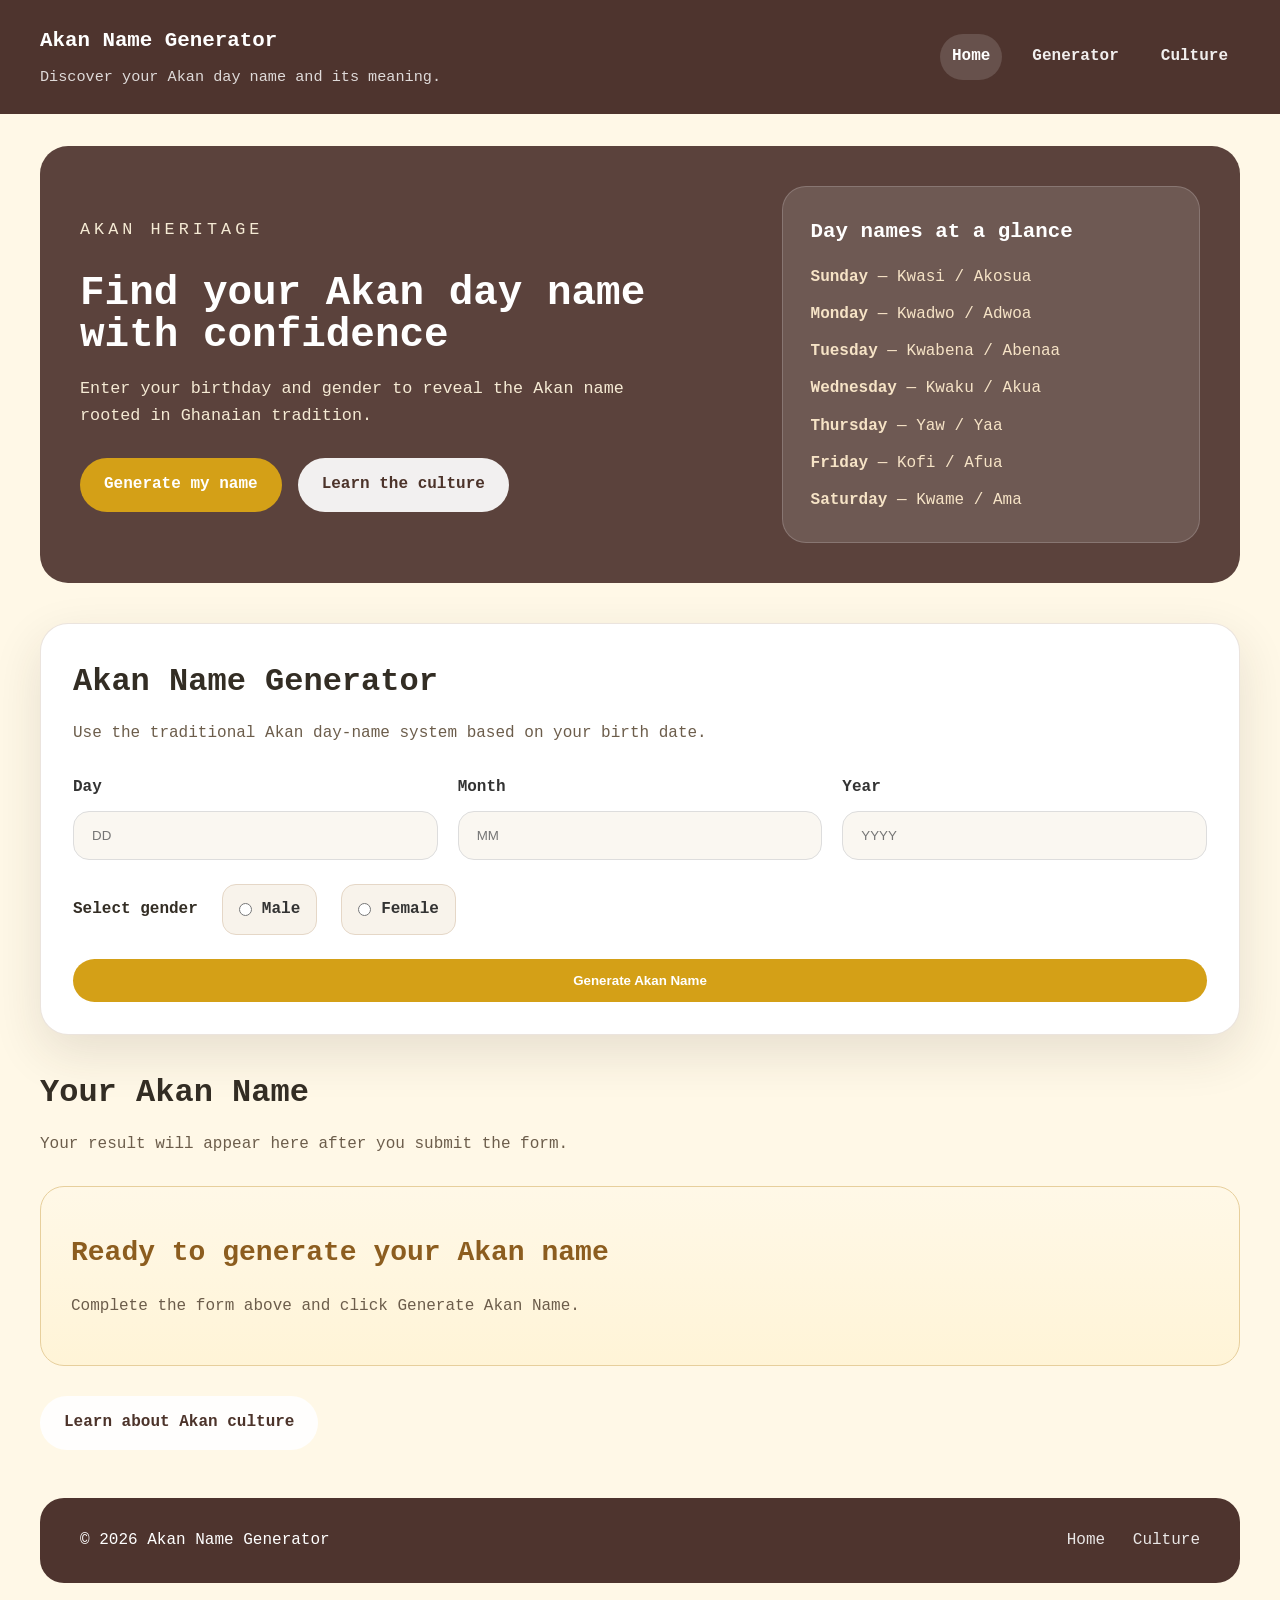
<file: index.html>
<!DOCTYPE html>
<html lang="en">

<head>
  <meta charset="UTF-8">
  <meta name="viewport" content="width=device-width, initial-scale=1.0">
  <link href="style.css" rel="stylesheet">
  <title>Akan Name Geneerator</title>
</head>

<body>
  <header class="website-header">
    <div class="brand">
      <a href="index.html" class="brand-title">Akan Name Generator</a>
      <p class="brand-tagline">Discover your Akan day name and its meaning.</p>
    </div>
    <nav class="main-nav" aria-label="Primary navigation">
      <a href="index.html" class="active">Home</a>
      <a href="#name-generator">Generator</a>
      <a href="culture.html">Culture</a>
    </nav>
  </header>

  <main>
    <section id="hero-section" class="hero-section">
      <div class="hero-copy">
        <p class="eyebrow">Akan heritage</p>
        <h1>Find your Akan day name with confidence</h1>
        <p>Enter your birthday and gender to reveal the Akan name rooted in Ghanaian tradition.</p>
        <div class="hero-actions">
          <a href="#name-generator" class="primary-btn">Generate my name</a>
          <a href="culture.html" class="secondary-btn">Learn the culture</a>
        </div>
      </div>
      <div class="hero-cards">
        <article class="info-card">
          <h2>Day names at a glance</h2>
          <ul>
            <li><strong>Sunday</strong> — Kwasi / Akosua</li>
            <li><strong>Monday</strong> — Kwadwo / Adwoa</li>
            <li><strong>Tuesday</strong> — Kwabena / Abenaa</li>
            <li><strong>Wednesday</strong> — Kwaku / Akua</li>
            <li><strong>Thursday</strong> — Yaw / Yaa</li>
            <li><strong>Friday</strong> — Kofi / Afua</li>
            <li><strong>Saturday</strong> — Kwame / Ama</li>
          </ul>
        </article>
      </div>
    </section>

    <section id="name-generator" class="section-card form-section">
      <div class="section-header">
        <h2>Akan Name Generator</h2>
        <p class="section-intro">Use the traditional Akan day-name system based on your birth date.</p>
      </div>
      <form id="akanForm" novalidate>
        <div class="form-grid">
          <div class="input-group">
            <label for="day">Day</label>
            <input type="number" id="day" name="day" placeholder="DD" min="1" max="31" required>
          </div>
          <div class="input-group">
            <label for="month">Month</label>
            <input type="number" id="month" name="month" placeholder="MM" min="1" max="12" required>
          </div>
          <div class="input-group">
            <label for="year">Year</label>
            <input type="number" id="year" name="year" placeholder="YYYY" min="1900" max="2099" required>
          </div>
        </div>
        <div class="gender">
          <p>Select gender</p>
          <label class="radio-label">
            <input type="radio" name="gender" value="male">
            Male
          </label>
          <label class="radio-label">
            <input type="radio" name="gender" value="female">
            Female
          </label>
        </div>
        <button type="submit" class="primary-btn generate-btn">Generate Akan Name</button>
      </form>
    </section>

    <section id="your-name" class="results-section">
      <div class="section-header">
        <h2>Your Akan Name</h2>
        <p class="section-intro">Your result will appear here after you submit the form.</p>
      </div>
      <div id="output" class="result-card" aria-live="polite">
        <h3>Ready to generate your Akan name</h3>
        <p>Complete the form above and click Generate Akan Name.</p>
      </div>
      <div class="results-button">
        <a href="culture.html" class="secondary-btn">Learn about Akan culture</a>

      </div>
    </section>
  </main>

  <footer class="site-footer">
    <div class="footer-grid">
      <p>© 2026 Akan Name Generator</p>
      <nav aria-label="Footer navigation">
        <a href="index.html">Home</a>
        <a href="culture.html">Culture</a>
      </nav>
    </div>
  </footer>

  <script src="script.js"></script>
</body>

</html>
</file>
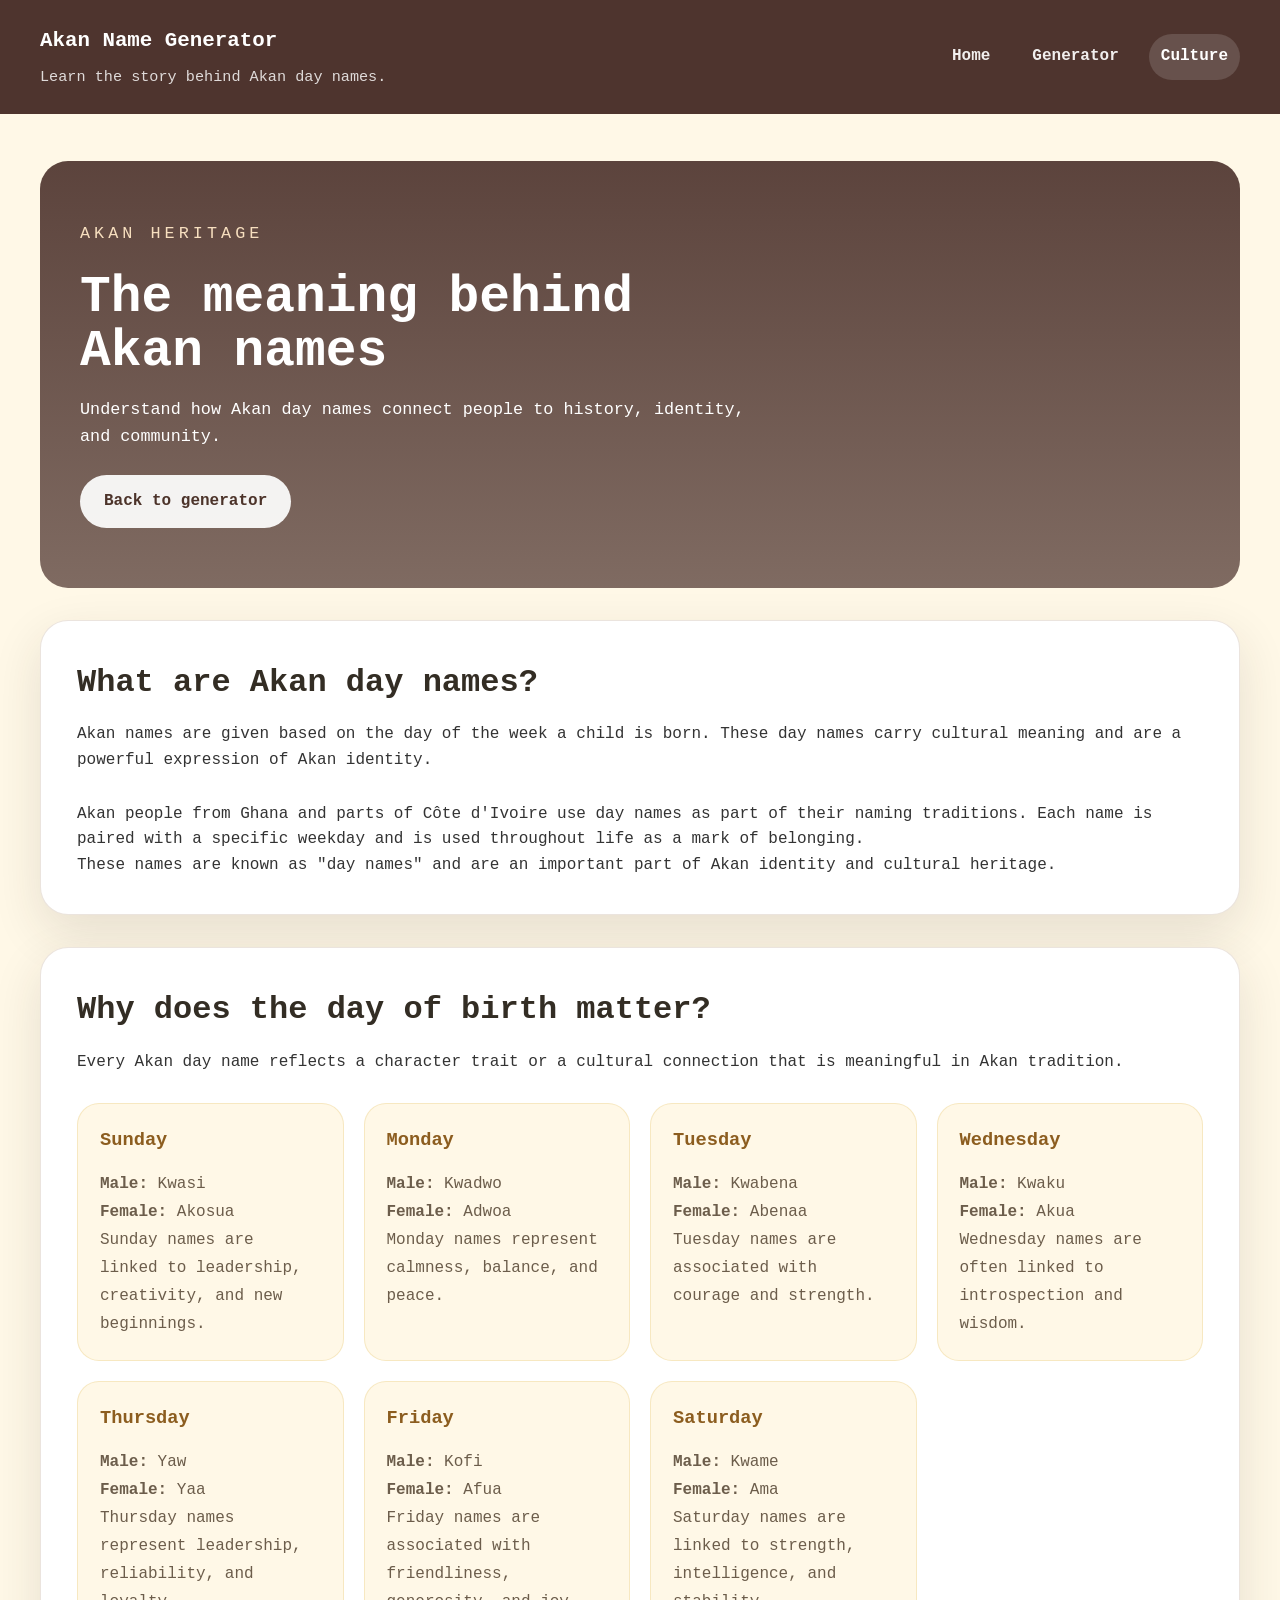
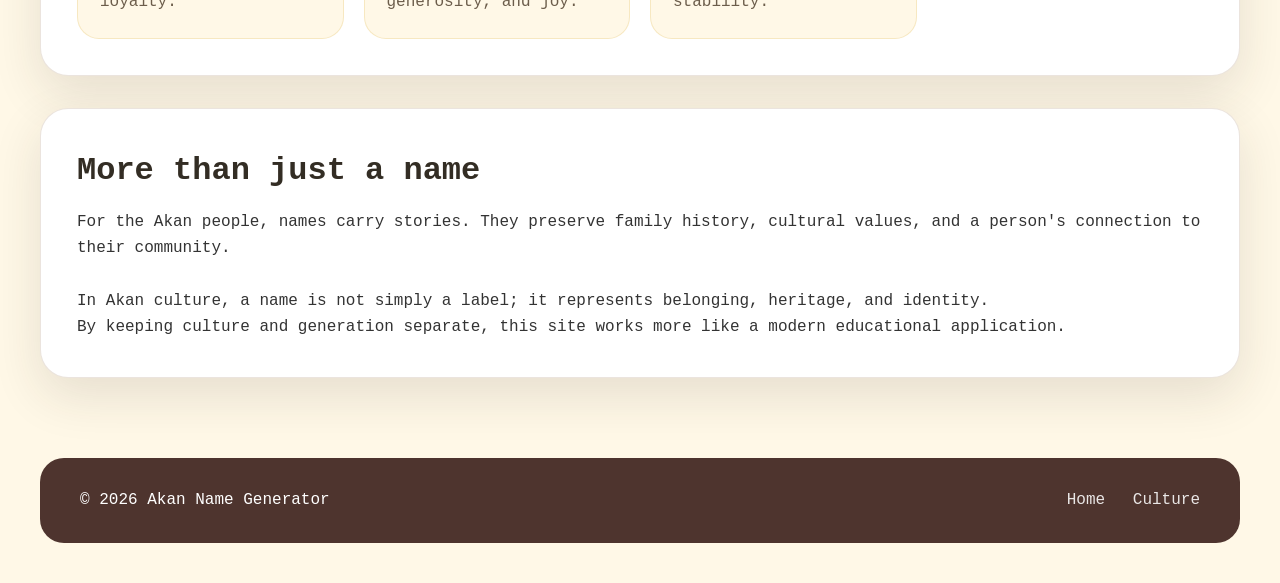
<file: culture.html>
<!DOCTYPE html>
<html lang="en">

<head>
  <meta charset="UTF-8">
  <meta name="viewport" content="width=device-width, initial-scale=1.0">
  <title>Culture</title>
  <link href="style.css" rel="stylesheet">
</head>

<body>
  <header class="website-header">
    <div class="brand">
      <a href="index.html" class="brand-title">Akan Name Generator</a>
      <p class="brand-tagline">Learn the story behind Akan day names.</p>
    </div>
    <nav class="main-nav" aria-label="Primary navigation">
      <a href="index.html">Home</a>
      <a href="index.html#name-generator">Generator</a>
      <a href="culture.html" class="active">Culture</a>
    </nav>
  </header>

  <main>
    <section class="culture-hero">
      <div class="hero-copy">
        <p class="eyebrow">Akan heritage</p>
        <h1>The meaning behind Akan names</h1>
        <p>Understand how Akan day names connect people to history, identity, and community.</p>
        <a href="index.html" class="secondary-btn">Back to generator</a>
      </div>
    </section>

    <section class="section-card">
      <div class="section-header">
        <h2>What are Akan day names?</h2>
        <p>Akan names are given based on the day of the week a child is born. These day names carry cultural meaning and
          are a powerful expression of Akan identity.</p>
      </div>
      <p>Akan people from Ghana and parts of Côte d'Ivoire use day names as part of their naming traditions. Each name
        is paired with a specific weekday and is used throughout life as a mark of belonging.</p>
      <p>These names are known as "day names" and are an important part of Akan identity and cultural heritage.</p>
    </section>

    <section class="section-card ">
      <div class="section-header">
        <h2>Why does the day of birth matter?</h2>
        <p>Every Akan day name reflects a character trait or a cultural connection that is meaningful in Akan tradition.
        </p>
      </div>
      <div class="day-cards">
        <div class="day-card">
          <h3>Sunday</h3>
          <p><strong>Male:</strong> Kwasi</p>
          <p><strong>Female:</strong> Akosua</p>
          <p>Sunday names are linked to leadership, creativity, and new beginnings.</p>
        </div>
        <div class="day-card">
          <h3>Monday</h3>
          <p><strong>Male:</strong> Kwadwo</p>
          <p><strong>Female:</strong> Adwoa</p>
          <p>Monday names represent calmness, balance, and peace.</p>
        </div>
        <div class="day-card">
          <h3>Tuesday</h3>
          <p><strong>Male:</strong> Kwabena</p>
          <p><strong>Female:</strong> Abenaa</p>
          <p>Tuesday names are associated with courage and strength.</p>
        </div>
        <div class="day-card">
          <h3>Wednesday</h3>
          <p><strong>Male:</strong> Kwaku</p>
          <p><strong>Female:</strong> Akua</p>
          <p>Wednesday names are often linked to introspection and wisdom.</p>
        </div>
        <div class="day-card">
          <h3>Thursday</h3>
          <p><strong>Male:</strong> Yaw</p>
          <p><strong>Female:</strong> Yaa</p>
          <p>Thursday names represent leadership, reliability, and loyalty.</p>
        </div>
        <div class="day-card">
          <h3>Friday</h3>
          <p><strong>Male:</strong> Kofi</p>
          <p><strong>Female:</strong> Afua</p>
          <p>Friday names are associated with friendliness, generosity, and joy.</p>
        </div>
        <div class="day-card">
          <h3>Saturday</h3>
          <p><strong>Male:</strong> Kwame</p>
          <p><strong>Female:</strong> Ama</p>
          <p>Saturday names are linked to strength, intelligence, and stability.</p>
        </div>
      </div>
    </section>

    <section class="section-card">
      <div class="section-header">
        <h2>More than just a name</h2>
        <p>For the Akan people, names carry stories. They preserve family history, cultural values, and a person's
          connection to their community.</p>
      </div>
      <p>In Akan culture, a name is not simply a label; it represents belonging, heritage, and identity.</p>
      <p>By keeping culture and generation separate, this site works more like a modern educational application.</p>
    </section>
  </main>

  <footer class="site-footer">
    <div class="footer-grid">
      <p>© 2026 Akan Name Generator</p>
      <nav aria-label="Footer navigation">
        <a href="index.html">Home</a>
        <a href="culture.html">Culture</a>
      </nav>
    </div>
  </footer>

  <script src="script.js"></script>
</body>

</html>
</file>
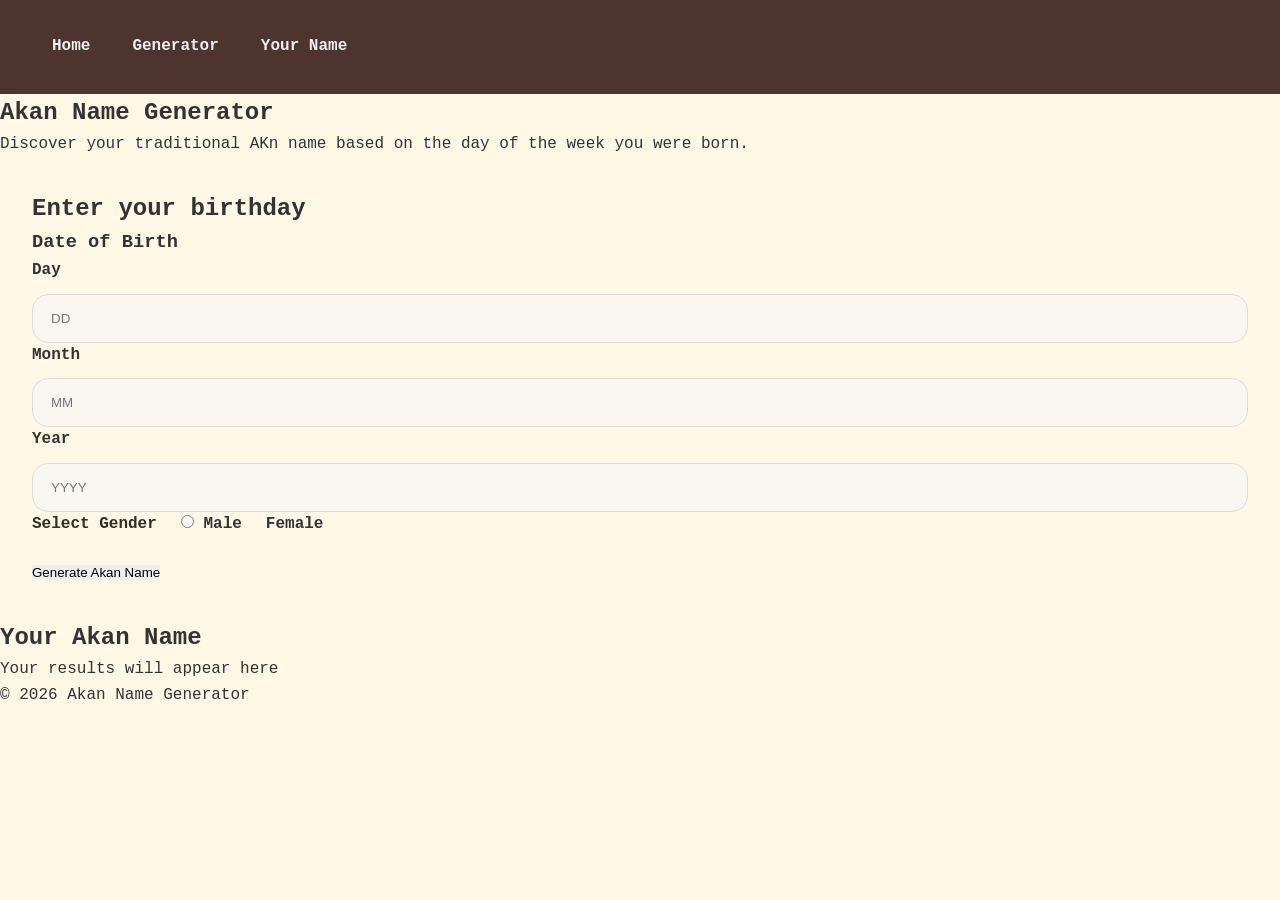
<file: inxdex.html>
<!DOCTYPE html>
<html lang="en">

<head>
  <meta charset="UTF-8">
  <meta name="viewport" content="width=device-width, initial-scale=1.0">
  <link href="style.css" rel="stylesheet">
  <title>Akan Name Geneerator</title>
</head>

<body>
  <header class="website-header">
    <nav class="main-nav">
      <a href="#hero-section">Home</a>
      <a href="#name-generator">Generator</a>
      <a href="#your-name">Your Name</a>
    </nav>
  </header>

  <section id="hero-section">
    <div class="hero">
      <h1> Akan Name Generator</h1>
      <p>Discover your traditional AKn name based on the day of the week you were born.</p>
    </div>
  </section>

  <section id="name-generator">
    <section class="form-section">
      <h2> Enter your birthday</h2>
      <h3>Date of Birth</h3>
      <form id="akanForm">
        <div class="input-group">
          <label for="day">Day</label>
          <input type="number" id="day" placeholder="DD" min="1" max="31" required>
        </div>

        <div class="input-group">
          <label for="month">Month</label>
          <input type="number" id="month" placeholder="MM" min="1" max="12" required>
        </div>

        <div class="input-group">
          <label for="year">Year</label>
          <input type="number" id="year" placeholder="YYYY" required>
        </div>

        <div class="gender">
          <p> Select Gender</p>
          <label>
            <input type="radio" name="gender" value="male">
            Male
          </label>

          <label type="radio" name="gender" value="female">
            Female
          </label>
        </div>

        <button type="submit">Generate Akan Name</button>
      </form>

    </section>
  </section>


  <section id="your-name">
    <h2>Your Akan Name</h2>
    <p id="output">Your results will appear here</p>

  </section>

  <footer>
    <p>© 2026 Akan Name Generator</p>
  </footer>

  </section>

  <script src="script.js"></script>
</body>

</html>
</file>
<file: style.css>
html {
  scroll-behavior: smooth;
}

* {
  margin: 0;
  padding: 0;
  box-sizing: border-box;
}

body {
  font-family: 'Courier New', Courier, monospace;
  background: #fff8e7;
  line-height: 1.6;
  color: #333333;
}

.website-header {
  display: flex;
  justify-content: space-between;
  align-items: center;
  gap: 40px;
  padding: 24px 40px;
  background: #4e342e;
  color: #ffffff;
  flex-wrap: wrap;
}

.brand {
  display: flex;
  flex-direction: column;
  gap: 8px;
}

.brand-title {
  color: #ffffff;
  font-size: 1.3rem;
  font-weight: 700;
  text-decoration: none;
}

.brand-tagline {
  color: rgba(255, 255, 255, 0.82);
  font-size: 0.95rem;
}

.main-nav {
  display: flex;
  gap: 18px;
  flex-wrap: wrap;
}

.main-nav a {
  color: rgba(255, 255, 255, 0.92);
  text-decoration: none;
  font-weight: 600;
  padding: 10px 12px;
  border-radius: 999px;
  transition: background 0.25s ease, color 0.25s ease;
}

.main-nav a:hover,
.main-nav a.active {
  background: rgba(255, 255, 255, 0.14);
  color: #fff;
}

main {
  padding: 32px 40px 48px;
}

.hero-section {
  display: grid;
  grid-template-columns: 1.6fr 1fr;
  gap: 32px;
  align-items: center;
  margin-bottom: 40px;
  padding: 40px;
  border-radius: 28px;
  background: rgba(78, 52, 46, 0.92);
  color: #fff;
}

.hero-copy {
  max-width: 680px;
}

.eyebrow {
  margin-bottom: 16px;
  display: inline-block;
  color: #f7dfbf;
  text-transform: uppercase;
  letter-spacing: 0.24em;
  font-size: 0.82rem;
}

.hero-section h1 {
  font-size: clamp(2.5rem, 3.2vw, 4rem);
  line-height: 1.03;
  margin-bottom: 20px;
}

.hero-section p {
  max-width: 610px;
  margin-bottom: 28px;
  color: #f5ead4;
  font-size: 1.05rem;
}

.hero-actions {
  display: flex;
  gap: 16px;
  flex-wrap: wrap;
}

.primary-btn,
.secondary-btn {
  display: inline-flex;
  align-items: center;
  justify-content: center;
  padding: 14px 24px;
  border-radius: 999px;
  text-decoration: none;
  font-weight: 700;
  transition: transform 0.2s ease, background 0.2s ease, box-shadow 0.2s ease;
}

.primary-btn {
  color: #fff;
  background: #d4a017;
}

.primary-btn:hover {
  background: #bf8d14;
  transform: translateY(-1px);
}

.secondary-btn {
  color: #4c332a;
  background: rgba(255, 255, 255, 0.92);
}

.secondary-btn:hover {
  background: #fff;
  box-shadow: 0 18px 50px rgba(51, 45, 36, 0.12) ;
}

.hero-cards {
  display: grid;
  gap: 20px;
}

.info-card {
  background: rgba(255, 255, 255, 0.12);
  border: 1px solid rgba(255, 255, 255, 0.18);
  border-radius: 24px;
  padding: 28px;
}

.info-card h2 {
  font-size: 1.3rem;
  margin-bottom: 16px;
}

.info-card ul {
  list-style: none;
  display: grid;
  gap: 10px;
}

.info-card li {
  color: #f6e3c6;
  line-height: 1.7;
}

.section-card {
  background:  #ffffff;
  border: 1px solid rgba(143, 108, 75, 0.18);
  border-radius: 28px;
  box-shadow: 0 18px 50px rgba(51, 45, 36, 0.12);
  padding: 36px;
  margin-bottom: 32px;
}

.section-header {
  margin-bottom: 28px;
}

.section-header h2 {
  font-size: 2rem;
  margin-bottom: 14px;
  color: #332d24;
}

.section-intro {
  color:#6c5d4b;
  max-width: 720px;
}

.form-section {
  padding: 32px;
}

.form-grid {
  display: grid;
  grid-template-columns: repeat(3, minmax(0, 1fr));
  gap: 20px;
  margin-bottom: 24px;
}

.input-group {
  display: flex;
  flex-direction: column;
  gap: 10px;
}

label {
  font-weight: 700;
  color: var(--text);
}

input[type="number"] {
  width: 100%;
  padding: 16px 18px;
  border-radius: 16px;
  border: 1px solid #ddd;
  background: #faf7f1;
  color: #332d24;
  transition: border-color 0.2s ease, box-shadow 0.2s ease;
}

input[type="number"]:focus {
  outline: none;
  border-color: #b67b30;
  box-shadow: 0 0 0 4px rgba(212, 160, 23, 0.15);
}

.gender {
  display: flex;
  flex-wrap: wrap;
  gap: 24px;
  align-items: center;
  margin-bottom: 24px;
}

.gender p {
  font-weight: 700;
  color: #332d24;
}

.radio-label {
  display: inline-flex;
  gap: 10px;
  align-items: center;
  padding: 12px 16px;
  border-radius: 14px;
  background: #f8f3eb;
  border: 1px solid #e5d7c7;
  cursor: pointer;
}

input[type="radio"] {
  accent-color: #b67b30;
}

.generate-btn {
  width: 100%;
}

button {
  border: none;
  cursor: pointer;
}

.result-card {
  background: linear-gradient(180deg, #fff8e7 0%, #fff4d7 100%);
  border: 1px solid #e7cf9c;
  border-radius: 24px;
  padding: 30px;
  min-height: 180px;
  display: flex;
  flex-direction: column;
  justify-content: center;
  gap: 16px;
  opacity: 1;
  transform: none;
  transition: transform 0.5s ease, opacity 0.5s ease;
}

.result-card.show {
  transform: translateY(0);
  opacity: 1;
}

.result-card h3 {
  font-size: 1.75rem;
  color: #8c5d1f;
}

.result-card p {
  color: #6c5d4b;
  line-height: 1.8;
}

.results-button {
  margin-top: 30px;
  display: flex;
  gap: 16px;
  flex-wrap: wrap;
}

.site-footer {
  background: #4e342e;
  color: #fff;
  padding: 30px 40px;
  border-radius: 24px;
  margin: 0 40px 40px;
}

.footer-grid {
  display: flex;
  justify-content: space-between;
  align-items: center;
  flex-wrap: wrap;
  gap: 14px;
}

.site-footer a {
  color: rgba(255, 255, 255, 0.88);
  text-decoration: none;
  margin-left: 18px;
}

.day-cards {
  display: grid;
  grid-template-columns: repeat(auto-fit, minmax(240px, 1fr));
  gap: 20px;
}

.day-card {
  background: #fff8e7;
  border: 1px solid rgba(212, 160, 23, 0.18);
  border-radius: 22px;
  padding: 22px;
}

.day-card h3 {
  margin-bottom: 14px;
  color: #8c5d1f;
}

.day-card p {
  color: #6c5d4b;
  line-height: 1.75;
}

.meaning-list {
  list-style: none;
  padding-left: 0;
  display: grid;
  gap: 14px;
}

.meaning-list li {
  padding: 18px 20px;
  border-radius: 18px;
  background: #f8f3eb;
  border: 1px solid rgba(212, 160, 23, 0.14);
  color: #332d24;
}

.culture-hero {
  padding: 60px 40px;
  border-radius: 28px;
  background: linear-gradient(180deg, rgba(78, 52, 46, 0.92) 0%, rgba(78, 52, 46, 0.72) 100%);
  color: #fff;
  margin-top: 15px;
  margin-bottom: 32px;
}

.culture-hero h1 {
  font-size: clamp(2.4rem, 4vw, 3.6rem);
  line-height: 1.05;
  margin-bottom: 18px;
}

.culture-hero p {
  font-size: 1.05rem;
  max-width: 680px;
  margin-bottom: 24px;
}

@media (max-width: 900px) {
  .hero-section,
  .culture-hero,
  .site-footer,
  main {
    padding-left: 24px;
    padding-right: 24px;
  }

  .hero-section {
    grid-template-columns: 1fr;
  }

  .form-grid {
    grid-template-columns: 1fr;
  }
}

@media (max-width: 680px) {
  .website-header {
    padding: 20px 20px;
  }

  .main-nav {
    width: 100%;
    justify-content: space-between;
  }

  .hero-section,
  .culture-hero,
  .names-hero {
    padding: 36px 20px;
  }

  .section-card {
    padding: 28px;
  }

  .footer-grid {
    flex-direction: column;
    align-items: flex-start;
  }
}
</file>
